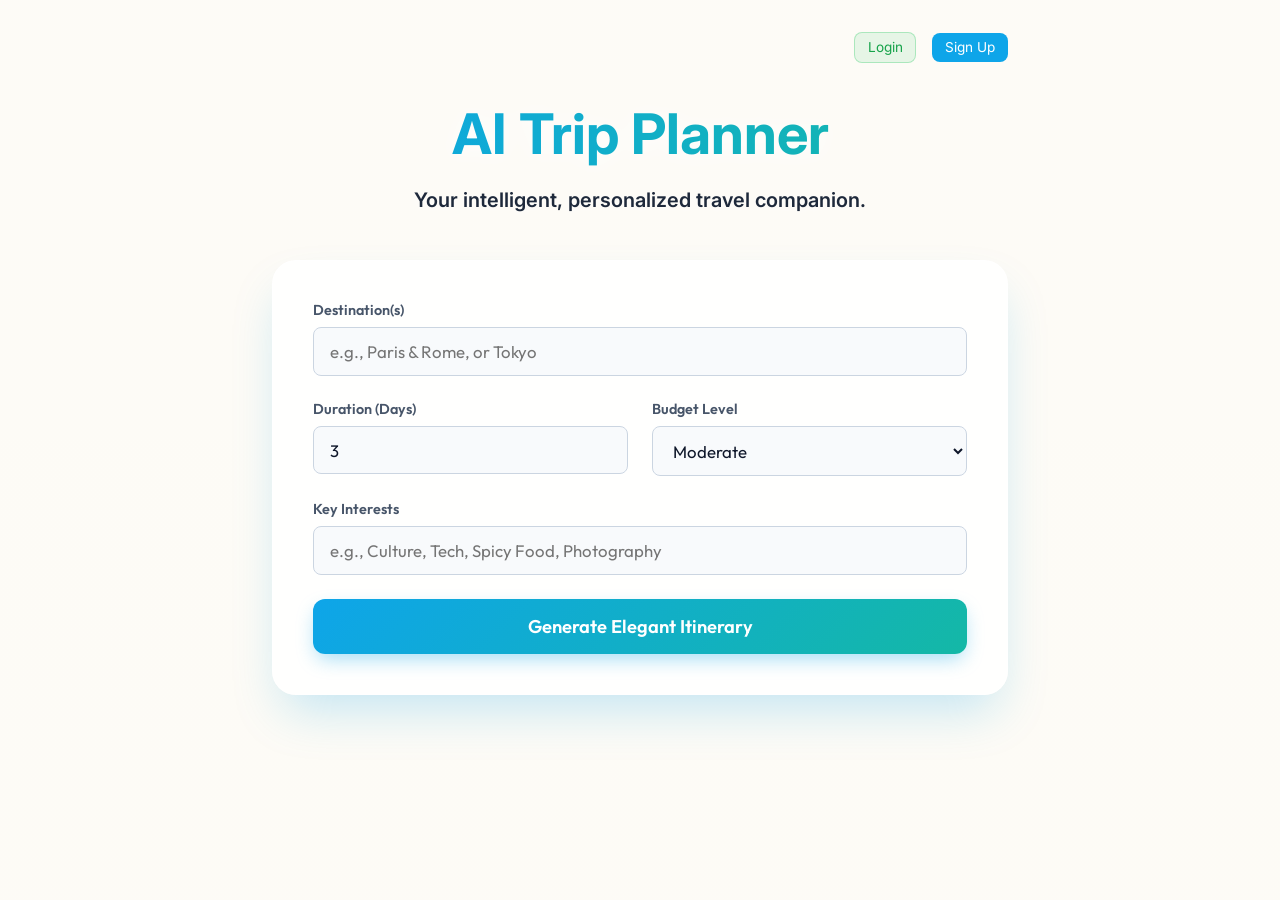
<file: frontend/index.html>
<!DOCTYPE html>
<html lang="en">
<head>
    <meta charset="UTF-8">
    <meta name="viewport" content="width=device-width, initial-scale=1.0">
    <title>AI Trip Planner</title>
    <link rel="stylesheet" href="style.css">
    <link rel="preconnect" href="https://fonts.googleapis.com">
    <link rel="preconnect" href="https://fonts.gstatic.com" crossorigin>
    <link href="https://fonts.googleapis.com/css2?family=Inter:wght@300;400;600;700&family=Outfit:wght@400;500;600;700&display=swap" rel="stylesheet">
    <link rel="preload" as="image" href="https://images.unsplash.com/photo-1488646953014-85cb44e25828?q=60&w=1200&auto=format&fit=crop">
</head>
<body>
    <div id="app">
        <!-- Navigation -->
        <nav style="display: flex; justify-content: flex-end; align-items: center; gap: 1rem; margin-bottom: 1rem;" id="auth-nav">
            <a href="login.html" class="map-btn" id="login-link" style="margin: 0; text-decoration: none;">Login</a>
            <a href="signup.html" class="map-btn" id="signup-link" style="background: var(--primary-color); color: white; margin: 0; border: none; text-decoration: none;">Sign Up</a>
            <div id="user-profile" style="display: none; align-items: center; gap: 1rem; font-weight: 600;">
                <span id="welcome-msg" style="color: var(--primary-color);"></span>
                <button id="logout-btn" class="map-btn" style="margin: 0; padding: 0.4rem 0.8rem; border-color: #ef4444; color: #ef4444; background: rgba(239, 68, 68, 0.1);">Logout</button>
            </div>
        </nav>

        <!-- Hero and Input Section -->
        <header class="hero">
            <h1>AI Trip Planner</h1>
            <p>Your intelligent, personalized travel companion.</p>
        </header>
        
        <main>
            <section class="glass-form-container">
                <form id="trip-form">
                    <div class="input-group">
                        <label for="city">Destination(s)</label>
                        <input type="text" id="city" name="city" placeholder="e.g., Paris & Rome, or Tokyo" required>
                    </div>
                    
                    <div class="row">
                        <div class="input-group">
                            <label for="days">Duration (Days)</label>
                            <input type="number" id="days" name="days" min="1" max="14" value="3" required>
                        </div>
                        <div class="input-group">
                            <label for="budget">Budget Level</label>
                            <select id="budget" name="budget" required>
                                <option value="Budget-Friendly">Budget-Friendly</option>
                                <option value="Moderate" selected>Moderate</option>
                                <option value="Luxury">Luxury</option>
                            </select>
                        </div>
                    </div>

                    <div class="input-group">
                        <label for="interests">Key Interests</label>
                        <input type="text" id="interests" name="interests" placeholder="e.g., Culture, Tech, Spicy Food, Photography" required>
                    </div>

                    <button type="submit" id="generate-btn">
                        <span class="btn-text">Generate Elegant Itinerary</span>
                        <div class="loader" id="btn-loader" style="display: none;"></div>
                    </button>
                    <div id="error-message" class="error-text" style="display: none;"></div>
                </form>
            </section>

            <!-- Results Section -->
            <section id="results-section" style="display: none;">
                <h2>Your Personalized Itinerary</h2>

                <!-- Main City Overview Map -->
                <iframe id="city-map" width="100%" height="400" style="border:0; border-radius: 1rem; margin-bottom: 2rem; box-shadow: 0 10px 15px -3px rgba(0,0,0,0.1);" loading="lazy" src=""></iframe>

                <div style="display: flex; gap: 1rem; flex-wrap: wrap;">
                    <div class="budget-card" style="flex: 1; margin-bottom: 2rem;">
                        <span class="budget-icon">💵</span>
                        <div>
                            <div class="budget-title">Estimated Total Cost (INR)</div>
                            <div class="budget-amount" id="budget-amount">₹0 - ₹0</div>
                        </div>
                    </div>

                    <div class="budget-card" style="flex: 1; margin-bottom: 2rem; background: linear-gradient(135deg, #e0f2fe 0%, #bae6fd 100%); border-color: #7dd3fc; color: #0369a1;">
                        <span class="budget-icon" id="weather-icon">☀️</span>
                        <div>
                            <div class="budget-title" style="color: #0284c7;">Current Weather</div>
                            <div class="budget-amount" id="weather-text" style="color: #0c4a6e; font-size: 1.4rem; line-height: 1.3;">Loading...</div>
                        </div>
                    </div>
                </div>

                <div class="timeline" id="timeline-container">
                    <!-- Dynamic Timeline Cards will be injected here -->
                </div>
            </section>
        </main>
    </div>
    <script src="script.js" defer></script>
</body>
</html>
</file>
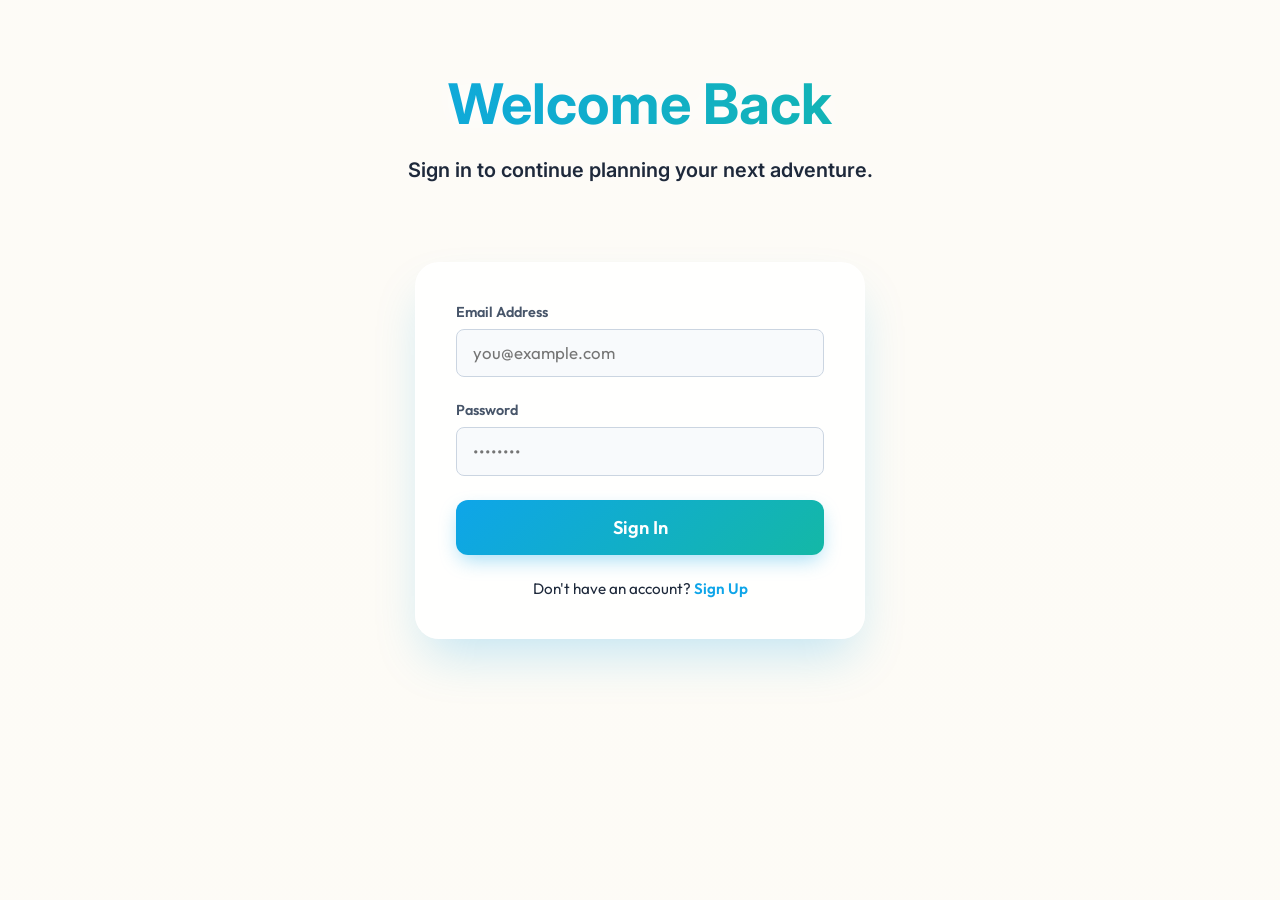
<file: frontend/login.html>
<!DOCTYPE html>
<html lang="en">
<head>
    <meta charset="UTF-8">
    <meta name="viewport" content="width=device-width, initial-scale=1.0">
    <title>Login - AI Trip Planner</title>
    <link rel="stylesheet" href="style.css">
    <link href="https://fonts.googleapis.com/css2?family=Inter:wght@300;400;600;700&family=Outfit:wght@400;500;600;700&display=swap" rel="stylesheet">
    <style>
        .auth-container {
            max-width: 450px;
            margin: 0 auto;
            margin-top: 5rem;
        }
        .auth-links {
            text-align: center;
            margin-top: 1.5rem;
            font-size: 0.95rem;
        }
        .auth-links a {
            color: var(--primary-color);
            text-decoration: none;
            font-weight: 600;
        }
        .auth-links a:hover {
            text-decoration: underline;
        }
    </style>
</head>
<body>
    <div id="app">
        <header class="hero" style="margin-bottom: 2rem;">
            <h1>Welcome Back</h1>
            <p>Sign in to continue planning your next adventure.</p>
        </header>

        <main class="auth-container">
            <section class="glass-form-container">
                <form id="login-form" onsubmit="return handleLogin(event)">
                    <div class="input-group">
                        <label for="email">Email Address</label>
                        <input type="email" id="email" name="email" placeholder="you@example.com" required>
                    </div>
                    
                    <div class="input-group">
                        <label for="password">Password</label>
                        <input type="password" id="password" name="password" placeholder="••••••••" required>
                    </div>

                    <button type="submit" id="login-btn">
                        <span class="btn-text">Sign In</span>
                        <div class="loader" id="login-loader" style="display: none;"></div>
                    </button>
                    <div id="login-error" class="error-text" style="display: none; color: #ef4444; margin-top: 10px; text-align: center; font-size: 0.9rem;"></div>
                </form>

                <div class="auth-links">
                    Don't have an account? <a href="signup.html">Sign Up</a>
                </div>
            </section>
        </main>
    </div>
    
    <script>
        function handleLogin(e) {
            e.preventDefault();
            
            try {
                const email = document.getElementById('email').value;
                const password = document.getElementById('password').value;
                
                const btnText = document.querySelector('#login-btn .btn-text');
                const loader = document.getElementById('login-loader');
                const errorDiv = document.getElementById('login-error');
                
                if (errorDiv) errorDiv.style.display = 'none';
                if (btnText) btnText.style.display = 'none';
                if (loader) loader.style.display = 'block';
                document.getElementById('login-btn').disabled = true;

                setTimeout(() => {
                    try {
                        localStorage.setItem('userAuth', JSON.stringify({ email: email, name: email.split('@')[0] }));
                    } catch (err) {
                        console.error('LocalStorage error:', err);
                        if (errorDiv) {
                            errorDiv.textContent = "Error: Local Storage is blocked. Please enable cookies/storage to log in.";
                            errorDiv.style.display = 'block';
                            if (btnText) btnText.style.display = 'inline';
                            if (loader) loader.style.display = 'none';
                            document.getElementById('login-btn').disabled = false;
                            return; // Stop redirect
                        }
                    }
                    // Redirect to home page
                    window.location.href = 'index.html';
                }, 1000);
            } catch (err) {
                console.error('Login script error:', err);
                alert("An error occurred during login. Please try again.");
            }
            return false;
        }
    </script>
</body>
</html>
</file>
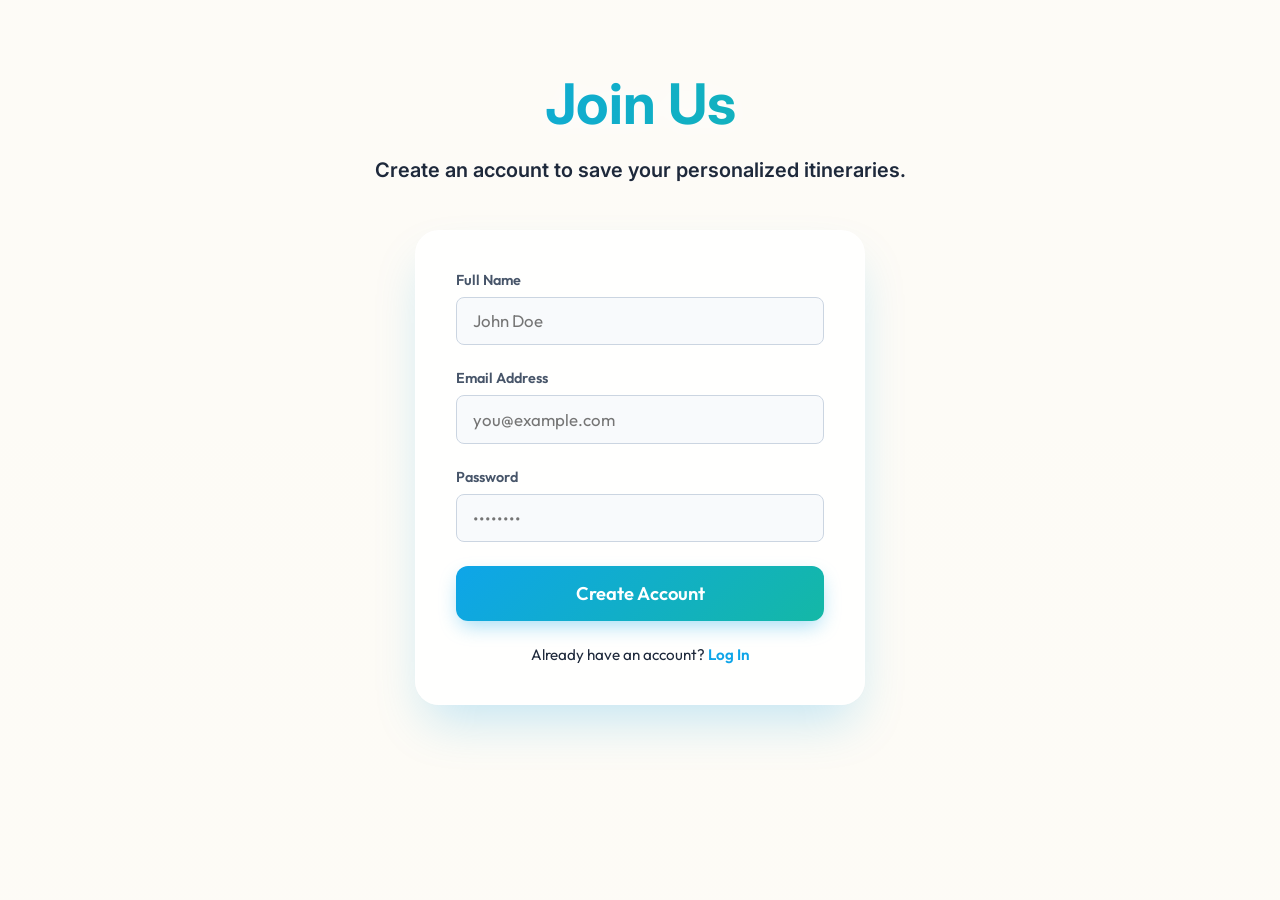
<file: frontend/signup.html>
<!DOCTYPE html>
<html lang="en">
<head>
    <meta charset="UTF-8">
    <meta name="viewport" content="width=device-width, initial-scale=1.0">
    <title>Sign Up - AI Trip Planner</title>
    <link rel="stylesheet" href="style.css">
    <link href="https://fonts.googleapis.com/css2?family=Inter:wght@300;400;600;700&family=Outfit:wght@400;500;600;700&display=swap" rel="stylesheet">
    <style>
        .auth-container {
            max-width: 450px;
            margin: 0 auto;
            margin-top: 3rem;
        }
        .auth-links {
            text-align: center;
            margin-top: 1.5rem;
            font-size: 0.95rem;
        }
        .auth-links a {
            color: var(--primary-color);
            text-decoration: none;
            font-weight: 600;
        }
        .auth-links a:hover {
            text-decoration: underline;
        }
    </style>
</head>
<body>
    <div id="app">
        <header class="hero" style="margin-bottom: 2rem;">
            <h1>Join Us</h1>
            <p>Create an account to save your personalized itineraries.</p>
        </header>

        <main class="auth-container">
            <section class="glass-form-container">
                <form id="signup-form" onsubmit="return handleSignup(event)">
                    <div class="input-group">
                        <label for="name">Full Name</label>
                        <input type="text" id="name" name="name" placeholder="John Doe" required>
                    </div>

                    <div class="input-group">
                        <label for="email">Email Address</label>
                        <input type="email" id="email" name="email" placeholder="you@example.com" required>
                    </div>
                    
                    <div class="input-group">
                        <label for="password">Password</label>
                        <input type="password" id="password" name="password" placeholder="••••••••" required>
                    </div>

                    <button type="submit" id="signup-btn">
                        <span class="btn-text">Create Account</span>
                        <div class="loader" id="signup-loader" style="display: none;"></div>
                    </button>
                    <div id="signup-error" class="error-text" style="display: none; color: #ef4444; margin-top: 10px; text-align: center; font-size: 0.9rem;"></div>
                </form>

                <div class="auth-links">
                    Already have an account? <a href="login.html">Log In</a>
                </div>
            </section>
        </main>
    </div>
    
    <script>
        function handleSignup(e) {
            e.preventDefault();
            
            try {
                const name = document.getElementById('name').value;
                const email = document.getElementById('email').value;
                const password = document.getElementById('password').value;
                
                const btnText = document.querySelector('#signup-btn .btn-text');
                const loader = document.getElementById('signup-loader');
                const errorDiv = document.getElementById('signup-error');
                
                if (errorDiv) errorDiv.style.display = 'none';
                if (btnText) btnText.style.display = 'none';
                if (loader) loader.style.display = 'block';
                document.getElementById('signup-btn').disabled = true;

                setTimeout(() => {
                    try {
                        localStorage.setItem('userAuth', JSON.stringify({ email: email, name: name }));
                    } catch (err) {
                        console.error('LocalStorage error:', err);
                        if (errorDiv) {
                            errorDiv.textContent = "Error: Local Storage is blocked. Please enable cookies/storage to sign up.";
                            errorDiv.style.display = 'block';
                            if (btnText) btnText.style.display = 'inline';
                            if (loader) loader.style.display = 'none';
                            document.getElementById('signup-btn').disabled = false;
                            return; // Stop redirect
                        }
                    }
                    // Redirect to home page
                    window.location.href = 'index.html';
                }, 1000);
            } catch (err) {
                console.error('Signup script error:', err);
                alert("An error occurred during signup. Please try again.");
            }
            return false;
        }
    </script>
</body>
</html>
</file>
<file: frontend/style.css>
/* Premium Vanilla CSS - Light/Bright Theme */
:root {
    --bg-color: #fdfbf7;
    --text-color: #1e293b;
    --primary-color: #0ea5e9;
    --accent-color: #14b8a6;
    --glass-bg: rgba(255, 255, 255, 0.75);
    --glass-border: rgba(255, 255, 255, 0.8);
    --input-bg: rgba(248, 250, 252, 0.95);
    --shadow-color: rgba(14, 165, 233, 0.15);
}

* { box-sizing: border-box; }

body {
    margin: 0;
    font-family: 'Inter', sans-serif;
    background-color: var(--bg-color);
    color: var(--text-color);
    display: flex;
    justify-content: center;
    min-height: 100vh;
    background-image: 
        linear-gradient(rgba(255, 252, 240, 0.1), rgba(255, 252, 240, 0.15)),
        url('https://images.unsplash.com/photo-1488646953014-85cb44e25828?q=60&w=1200&auto=format&fit=crop');
    background-size: cover;
    background-position: center;
    background-attachment: fixed;
}

#app {
    width: 100%;
    max-width: 800px;
    padding: 2rem;
}

.hero {
    text-align: center;
    margin-bottom: 3rem;
    animation: fadeInDown 0.8s ease;
}

.hero h1 {
    font-size: 3.5rem;
    font-weight: 700;
    margin-bottom: 0.5rem;
    background: linear-gradient(to right, var(--primary-color), var(--accent-color));
    -webkit-background-clip: text;
    -webkit-text-fill-color: transparent;
    filter: drop-shadow(0px 2px 10px rgba(255, 255, 255, 0.9));
}

.hero p {
    font-size: 1.25rem;
    color: #1e293b;
    font-weight: 600;
    text-shadow: 0 1px 12px rgba(255, 255, 255, 0.9);
}

/* Glassmorphism Form */
.glass-form-container {
    background: rgba(255, 255, 255, 0.85);
    backdrop-filter: blur(20px);
    border: 1px solid rgba(255, 255, 255, 0.7);
    border-radius: 1.5rem;
    padding: 2.5rem;
    box-shadow: 0 25px 50px -12px rgba(14, 165, 233, 0.25);
    transition: transform 0.3s ease;
    animation: fadeInUp 0.8s ease;
    font-family: 'Outfit', sans-serif;
}

.input-group {
    margin-bottom: 1.5rem;
    text-align: left;
}

.row {
    display: flex;
    gap: 1.5rem;
}
.row .input-group {
    flex: 1;
}

label {
    display: block;
    font-size: 0.9rem;
    color: #475569;
    margin-bottom: 0.5rem;
    font-weight: 600;
}

input, select {
    width: 100%;
    padding: 0.8rem 1rem;
    border-radius: 0.5rem;
    border: 1px solid #cbd5e1;
    background: var(--input-bg);
    color: #0f172a;
    font-family: 'Outfit', sans-serif;
    font-size: 1.05rem;
    outline: none;
    transition: border-color 0.2s, box-shadow 0.2s;
}

input:focus, select:focus {
    border-color: var(--primary-color);
    box-shadow: 0 0 0 3px rgba(59, 130, 246, 0.2);
}

button {
    width: 100%;
    padding: 1rem;
    background: linear-gradient(135deg, var(--primary-color), var(--accent-color));
    color: white;
    border: none;
    border-radius: 0.75rem;
    font-size: 1.15rem;
    font-weight: 600;
    font-family: 'Outfit', sans-serif;
    cursor: pointer;
    transition: filter 0.2s, transform 0.1s, box-shadow 0.2s;
    display: flex;
    justify-content: center;
    align-items: center;
    gap: 0.5rem;
    margin-top: 1rem;
    box-shadow: 0 8px 20px -4px rgba(14, 165, 233, 0.4);
}

button:hover { 
    filter: brightness(1.05); 
    transform: translateY(-2px); 
    box-shadow: 0 12px 25px -4px rgba(14, 165, 233, 0.5);
}
button:active { transform: translateY(0); }

button:disabled {
    opacity: 0.7;
    cursor: not-allowed;
    transform: none;
    box-shadow: none;
}

/* Loader */
.loader {
    width: 20px;
    height: 20px;
    border: 3px solid rgba(255,255,255,0.3);
    border-radius: 50%;
    border-top-color: #fff;
    animation: spin 1s ease-in-out infinite;
}
@keyframes spin { to { transform: rotate(360deg); } }

.error-text {
    color: #ef4444;
    margin-top: 1rem;
    text-align: center;
    font-weight: 600;
}

/* Timeline Components */
#results-section {
    margin-top: 4rem;
    animation: fadeIn 0.8s ease;
}

#results-section h2 {
    text-align: center;
    margin-bottom: 2rem;
    font-size: 2rem;
    color: #1e293b;
}

.timeline {
    position: relative;
    padding-left: 2rem;
    border-left: 2px solid #cbd5e1;
}

.day-card {
    background: var(--glass-bg);
    border: 1px solid var(--glass-border);
    border-radius: 1rem;
    padding: 1.5rem;
    margin-bottom: 2rem;
    position: relative;
    box-shadow: 0 10px 25px -5px var(--shadow-color);
    transition: transform 0.3s ease, border-color 0.3s ease;
}

.day-card:hover { 
    transform: translateX(5px); 
    border-color: rgba(59, 130, 246, 0.4); 
}

.day-card::before {
    content: '';
    position: absolute;
    left: -2.6rem;
    top: 1.5rem;
    width: 1rem;
    height: 1rem;
    background: var(--primary-color);
    border-radius: 50%;
    border: 4px solid var(--bg-color);
}

.day-card h3 {
    margin: 0 0 1rem 0;
    color: var(--primary-color);
    font-size: 1.5rem;
}

.activity {
    display: flex;
    gap: 1.5rem;
    margin-bottom: 1rem;
    padding-bottom: 1rem;
    border-bottom: 1px solid #e2e8f0;
}
.activity:last-child {
    border-bottom: none;
    margin-bottom: 0;
    padding-bottom: 0;
}

.activity-time {
    font-weight: 600;
    color: var(--accent-color);
    min-width: 60px;
    font-size: 1.05rem;
    padding-top: 0.1rem;
}
.activity-details h4 {
    margin: 0 0 0.3rem 0;
    font-size: 1.15rem;
    color: #0f172a;
}
.activity-details p {
    margin: 0;
    color: #475569;
    line-height: 1.5;
}
.activity-tag {
    display: inline-block;
    background: rgba(139, 92, 246, 0.1);
    color: #6d28d9;
    padding: 0.2rem 0.6rem;
    border-radius: 0.25rem;
    font-size: 0.8rem;
    font-weight: 600;
    margin-top: 0.6rem;
}

.budget-card {
    background: linear-gradient(135deg, #f0fdf4 0%, #dcfce7 100%);
    border: 1px solid #bbf7d0;
    border-radius: 1rem;
    padding: 1.5rem;
    margin-bottom: 3rem;
    display: flex;
    align-items: center;
    gap: 1.5rem;
    box-shadow: 0 10px 15px -3px rgba(34, 197, 94, 0.1);
    color: #166534;
}

.budget-icon {
    font-size: 2.5rem;
}

.budget-title {
    font-size: 0.9rem;
    text-transform: uppercase;
    letter-spacing: 0.05em;
    font-weight: 700;
    margin-bottom: 0.3rem;
    color: #15803d;
}

.budget-amount {
    font-size: 1.8rem;
    font-weight: 800;
    color: #14532d;
}

.activity-cost {
    font-weight: 700;
    color: #16a34a;
    font-size: 0.95rem;
}

.activity-image {
    width: 100%;
    height: 200px;
    object-fit: cover;
    border-radius: 0.75rem;
    margin-bottom: 1rem;
    box-shadow: 0 4px 6px -1px rgba(0, 0, 0, 0.1);
    border: 1px solid #e2e8f0;
}

/* Animations */
@keyframes fadeIn { from { opacity: 0; } to { opacity: 1; } }
@keyframes fadeInDown { from { opacity: 0; transform: translateY(-20px); } to { opacity: 1; transform: translateY(0); } }
@keyframes fadeInUp { from { opacity: 0; transform: translateY(20px); } to { opacity: 1; transform: translateY(0); } }

.swap-btn {
    width: auto;
    padding: 0.4rem 0.8rem;
    font-size: 0.85rem;
    margin-top: 0;
    box-shadow: none;
    background: rgba(79, 70, 229, 0.1);
    color: var(--primary-color);
    border: 1px solid rgba(79, 70, 229, 0.3);
}
.swap-btn:hover {
    background: rgba(79, 70, 229, 0.2);
    transform: translateY(-1px);
    box-shadow: 0 2px 5px rgba(79, 70, 229, 0.2);
}

.map-btn {
    padding: 0.4rem 0.8rem;
    font-size: 0.85rem;
    background: rgba(34, 197, 94, 0.1);
    color: #16a34a;
    border: 1px solid rgba(34, 197, 94, 0.3);
    border-radius: 0.5rem;
    text-decoration: none;
    transition: all 0.2s ease;
    display: inline-block;
    margin-right: 0.5rem;
}
.map-btn:hover {
    background: rgba(34, 197, 94, 0.2);
    transform: translateY(-1px);
    box-shadow: 0 2px 5px rgba(34, 197, 94, 0.2);
}
</file>
